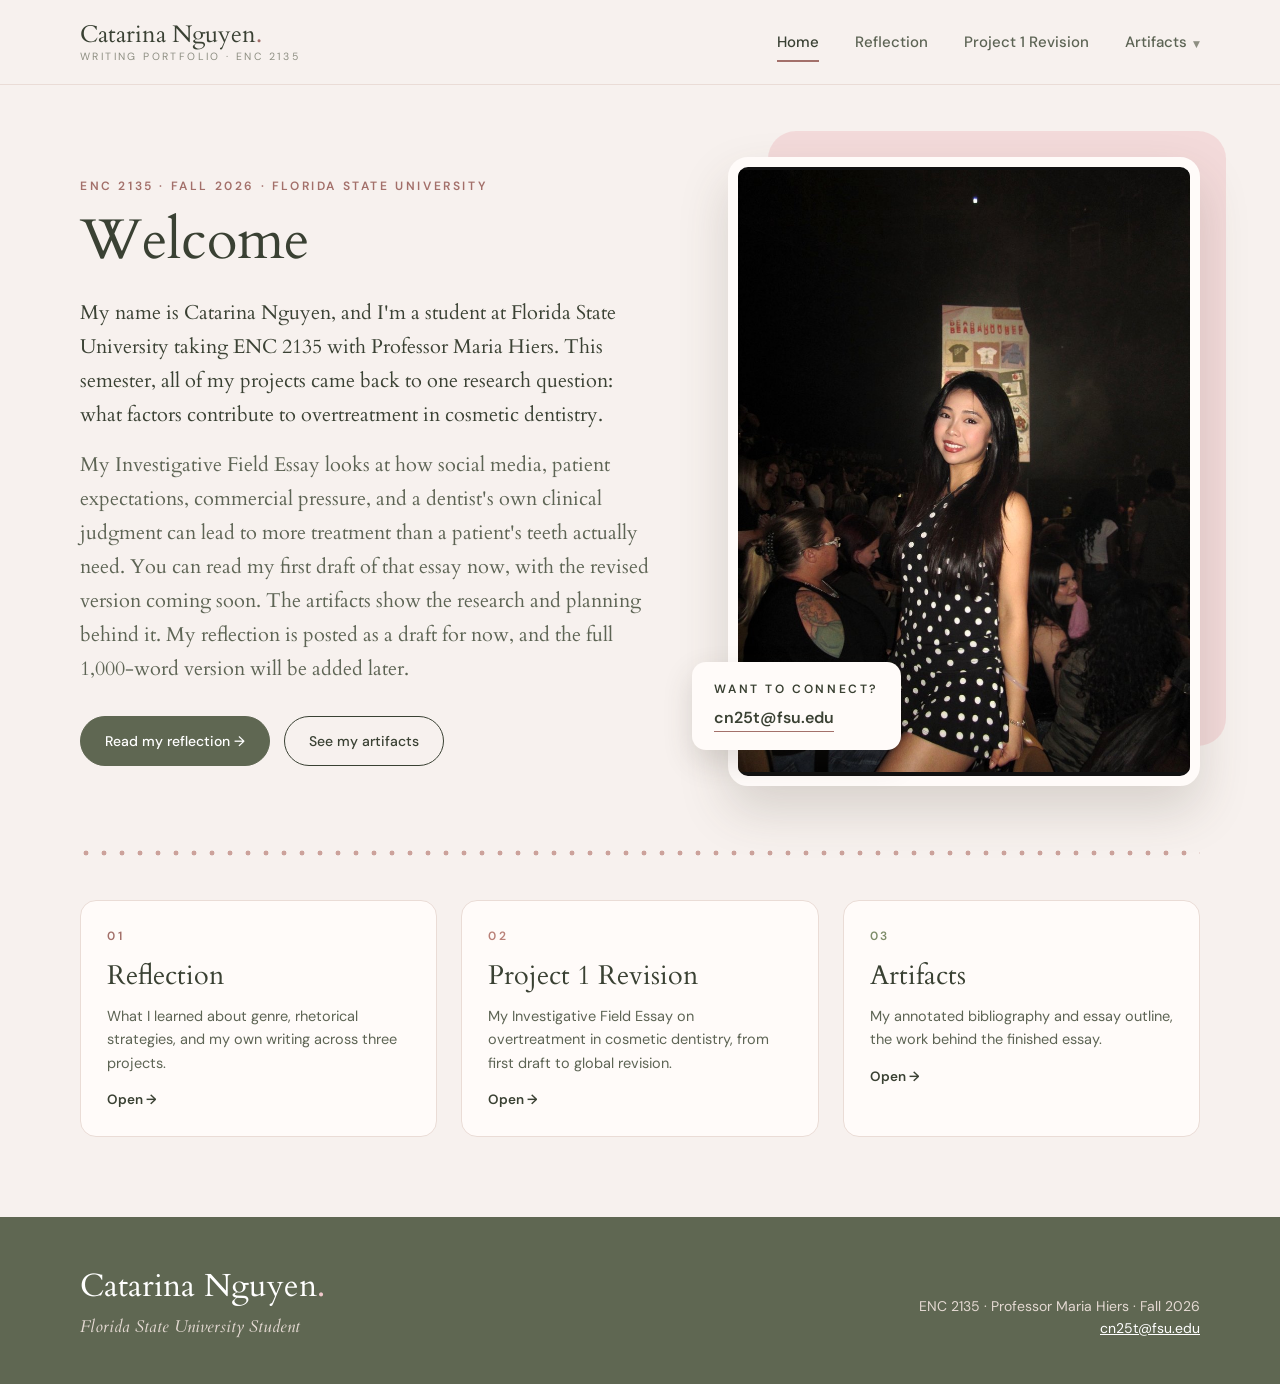
<file: index.html>
<!doctype html>
<html lang="en"><head>
<meta charset="utf-8"><meta name="viewport" content="width=device-width,initial-scale=1">
<title>Home · Catarina Nguyen</title>
<meta name="description" content="ENC 2135 writing ePortfolio by Catarina Nguyen, Florida State University.">
<link rel="preconnect" href="https://fonts.googleapis.com"><link rel="preconnect" href="https://fonts.gstatic.com" crossorigin>
<link href="https://fonts.googleapis.com/css2?family=Cardo:ital,wght@0,400;0,700;1,400&family=DM+Sans:opsz,wght@9..40,400;9..40,500;9..40,600&display=swap" rel="stylesheet">
<link rel="stylesheet" href="assets/site.css">
<link rel="icon" href="data:image/svg+xml,<svg xmlns='http://www.w3.org/2000/svg' viewBox='0 0 32 32'><rect width='32' height='32' rx='8' fill='%235F6752'/><text x='16' y='22' font-size='17' text-anchor='middle' fill='%23F7F1EE' font-family='Georgia'>C</text><circle cx='24' cy='22' r='2' fill='%23F1C8CB'/></svg>">
</head><body>
<header class="site"><div class="wrap">
 <a class="mark" href="">Catarina Nguyen<span>.</span><small>Writing Portfolio · ENC 2135</small></a>
 <button class="burger" aria-label="Menu" aria-expanded="false"><span></span><span></span><span></span></button>
 <nav class="main" aria-label="Main">
  <a href="" class="on">Home</a>
  <a href="reflection/">Reflection</a>
  <a href="revision/">Project 1 Revision</a>
  <div class="dd"><button aria-haspopup="true" aria-expanded="false">Artifacts<span class="caret">▼</span></button>
   <div class="menu">
    <a href="artifacts/"><b>All artifacts</b><small>Overview</small></a>
    <a href="artifacts/annotated-bibliography/"><b>Artifact 1</b><small>Annotated Bibliography</small></a>
    <a href="artifacts/essay-outline/"><b>Artifact 2</b><small>Essay Outline</small></a>
   </div></div>
 </nav>
</div></header>
<main>

<div class="wrap">
 <section class="hero">
  <div>
   <div class="eyebrow">ENC 2135 · Fall 2026 · Florida State University</div>
   <h1>Welcome</h1>
   <p class="lead">My name is Catarina Nguyen, and I'm a student at Florida State University taking ENC 2135 with Professor Maria Hiers. This semester, all of my projects came back to one research question: what factors contribute to overtreatment in cosmetic dentistry.</p>
   <p class="lead">My Investigative Field Essay looks at how social media, patient expectations, commercial pressure, and a dentist's own clinical judgment can lead to more treatment than a patient's teeth actually need. You can read my first draft of that essay now, with the revised version coming soon. The artifacts show the research and planning behind it. My reflection is posted as a draft for now, and the full 1,000-word version will be added later.</p>
   <div class="ctas"><a class="btn dark" href="reflection/">Read my reflection →</a><a class="btn" href="artifacts/">See my artifacts</a></div>
  </div>
  <div class="portrait">
   <img src="assets/img/catarina.jpg" alt="Catarina Nguyen smiling, wearing a black and white polka dot top">
   <div class="connect"><div class="eyebrow">Want to connect?</div><a href="mailto:cn25t@fsu.edu">cn25t@fsu.edu</a></div>
  </div>
 </section>
 <div class="motif"></div>
 <section class="cards">
  <a class="card" href="reflection/"><div class="eyebrow">01</div><h3>Reflection</h3><p>What I learned about genre, rhetorical strategies, and my own writing across three projects.</p><div class="go">Open →</div></a>
  <a class="card" href="revision/"><div class="eyebrow" style="color:var(--rose)">02</div><h3>Project 1 Revision</h3><p>My Investigative Field Essay on overtreatment in cosmetic dentistry, from first draft to global revision.</p><div class="go">Open →</div></a>
  <a class="card" href="artifacts/"><div class="eyebrow" style="color:var(--sage)">03</div><h3>Artifacts</h3><p>My annotated bibliography and essay outline, the work behind the finished essay.</p><div class="go">Open →</div></a>
 </section>
</div>
</main>
<footer class="site"><div class="wrap">
 <div><div class="name">Catarina Nguyen<span>.</span></div><div class="sub">Florida State University Student</div></div>
 <div class="right">ENC 2135 · Professor Maria Hiers · Fall 2026<br><a href="mailto:cn25t@fsu.edu">cn25t@fsu.edu</a></div>
</div></footer>
<script src="assets/site.js"></script>
</body></html>
</file>
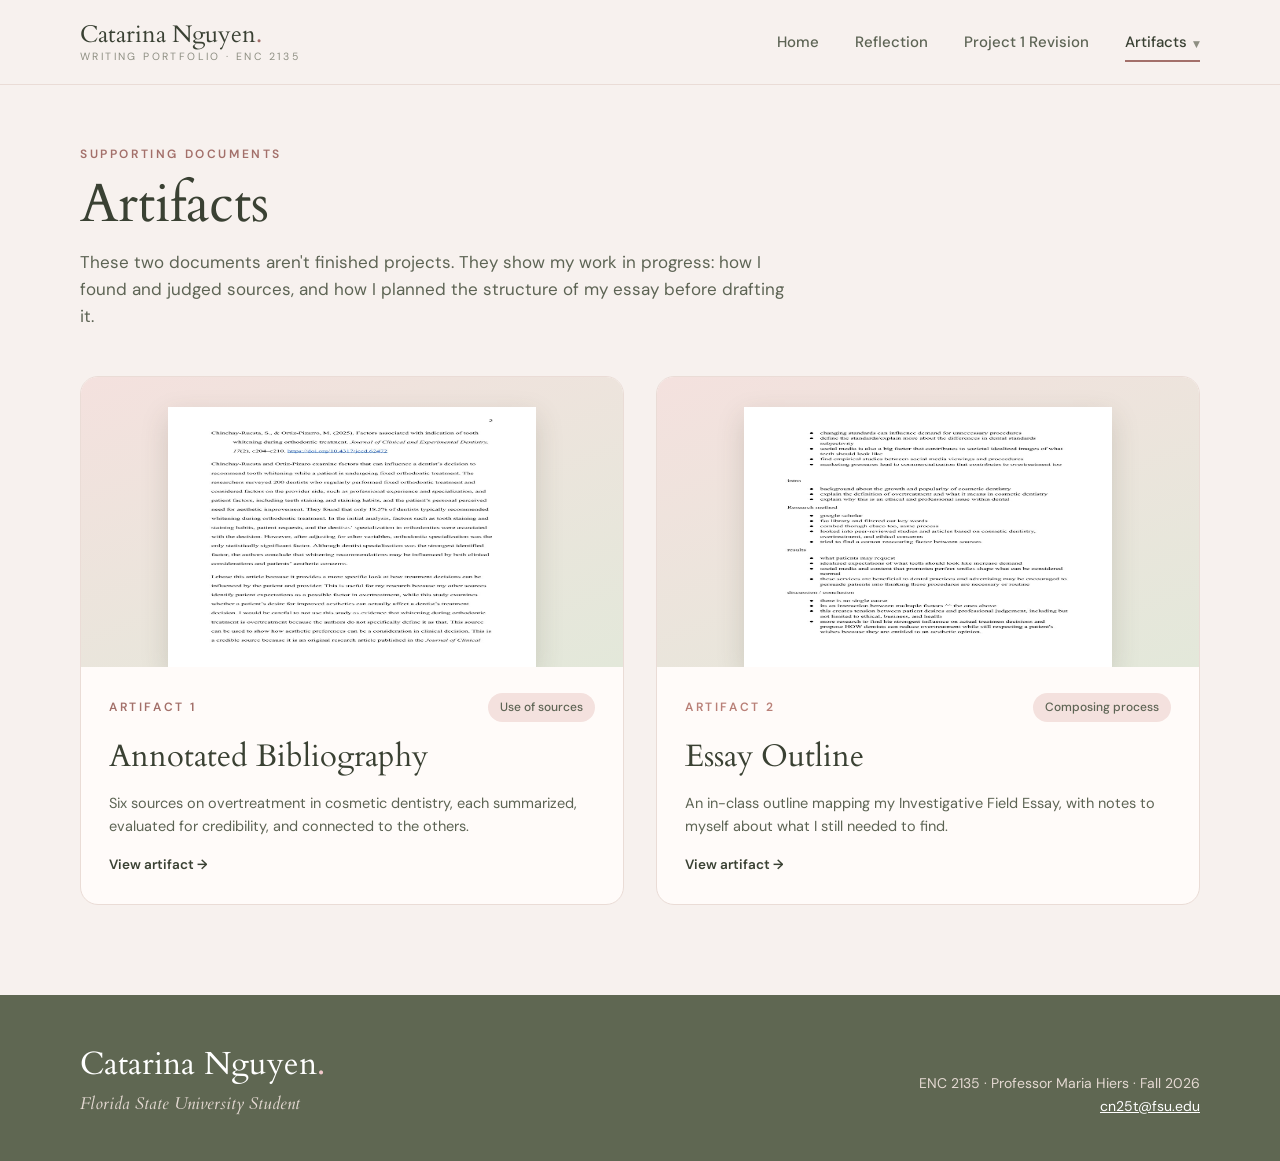
<file: artifacts/index.html>
<!doctype html>
<html lang="en"><head>
<meta charset="utf-8"><meta name="viewport" content="width=device-width,initial-scale=1">
<title>Artifacts · Catarina Nguyen</title>
<meta name="description" content="ENC 2135 writing ePortfolio by Catarina Nguyen, Florida State University.">
<link rel="preconnect" href="https://fonts.googleapis.com"><link rel="preconnect" href="https://fonts.gstatic.com" crossorigin>
<link href="https://fonts.googleapis.com/css2?family=Cardo:ital,wght@0,400;0,700;1,400&family=DM+Sans:opsz,wght@9..40,400;9..40,500;9..40,600&display=swap" rel="stylesheet">
<link rel="stylesheet" href="../assets/site.css">
<link rel="icon" href="data:image/svg+xml,<svg xmlns='http://www.w3.org/2000/svg' viewBox='0 0 32 32'><rect width='32' height='32' rx='8' fill='%235F6752'/><text x='16' y='22' font-size='17' text-anchor='middle' fill='%23F7F1EE' font-family='Georgia'>C</text><circle cx='24' cy='22' r='2' fill='%23F1C8CB'/></svg>">
</head><body>
<header class="site"><div class="wrap">
 <a class="mark" href="../">Catarina Nguyen<span>.</span><small>Writing Portfolio · ENC 2135</small></a>
 <button class="burger" aria-label="Menu" aria-expanded="false"><span></span><span></span><span></span></button>
 <nav class="main" aria-label="Main">
  <a href="../">Home</a>
  <a href="../reflection/">Reflection</a>
  <a href="../revision/">Project 1 Revision</a>
  <div class="dd"><button aria-haspopup="true" aria-expanded="false" class="on">Artifacts<span class="caret">▼</span></button>
   <div class="menu">
    <a href="../artifacts/" class="cur"><b>All artifacts</b><small>Overview</small></a>
    <a href="../artifacts/annotated-bibliography/"><b>Artifact 1</b><small>Annotated Bibliography</small></a>
    <a href="../artifacts/essay-outline/"><b>Artifact 2</b><small>Essay Outline</small></a>
   </div></div>
 </nav>
</div></header>
<main>

<div class="wrap">
 <div class="phead"><div class="eyebrow">Supporting Documents</div><h1>Artifacts</h1>
  <p>These two documents aren't finished projects. They show my work in progress: how I found and judged sources, and how I planned the structure of my essay before drafting it.</p></div>
 <div class="agrid">
  <a class="acard" href="annotated-bibliography/"><div class="thumb"><img src="../assets/pages/bib-2.jpg" alt="First page of the annotated bibliography"></div>
   <div class="body"><div class="top"><div class="eyebrow">Artifact 1</div><span class="pill">Use of sources</span></div>
   <h2>Annotated Bibliography</h2><p>Six sources on overtreatment in cosmetic dentistry, each summarized, evaluated for credibility, and connected to the others.</p><div class="go">View artifact →</div></div></a>
  <a class="acard" href="essay-outline/"><div class="thumb"><img src="../assets/pages/outline-1.jpg" alt="Essay outline page"></div>
   <div class="body"><div class="top"><div class="eyebrow" style="color:var(--rose)">Artifact 2</div><span class="pill">Composing process</span></div>
   <h2>Essay Outline</h2><p>An in-class outline mapping my Investigative Field Essay, with notes to myself about what I still needed to find.</p><div class="go">View artifact →</div></div></a>
 </div>
</div>
</main>
<footer class="site"><div class="wrap">
 <div><div class="name">Catarina Nguyen<span>.</span></div><div class="sub">Florida State University Student</div></div>
 <div class="right">ENC 2135 · Professor Maria Hiers · Fall 2026<br><a href="mailto:cn25t@fsu.edu">cn25t@fsu.edu</a></div>
</div></footer>
<script src="../assets/site.js"></script>
</body></html>
</file>
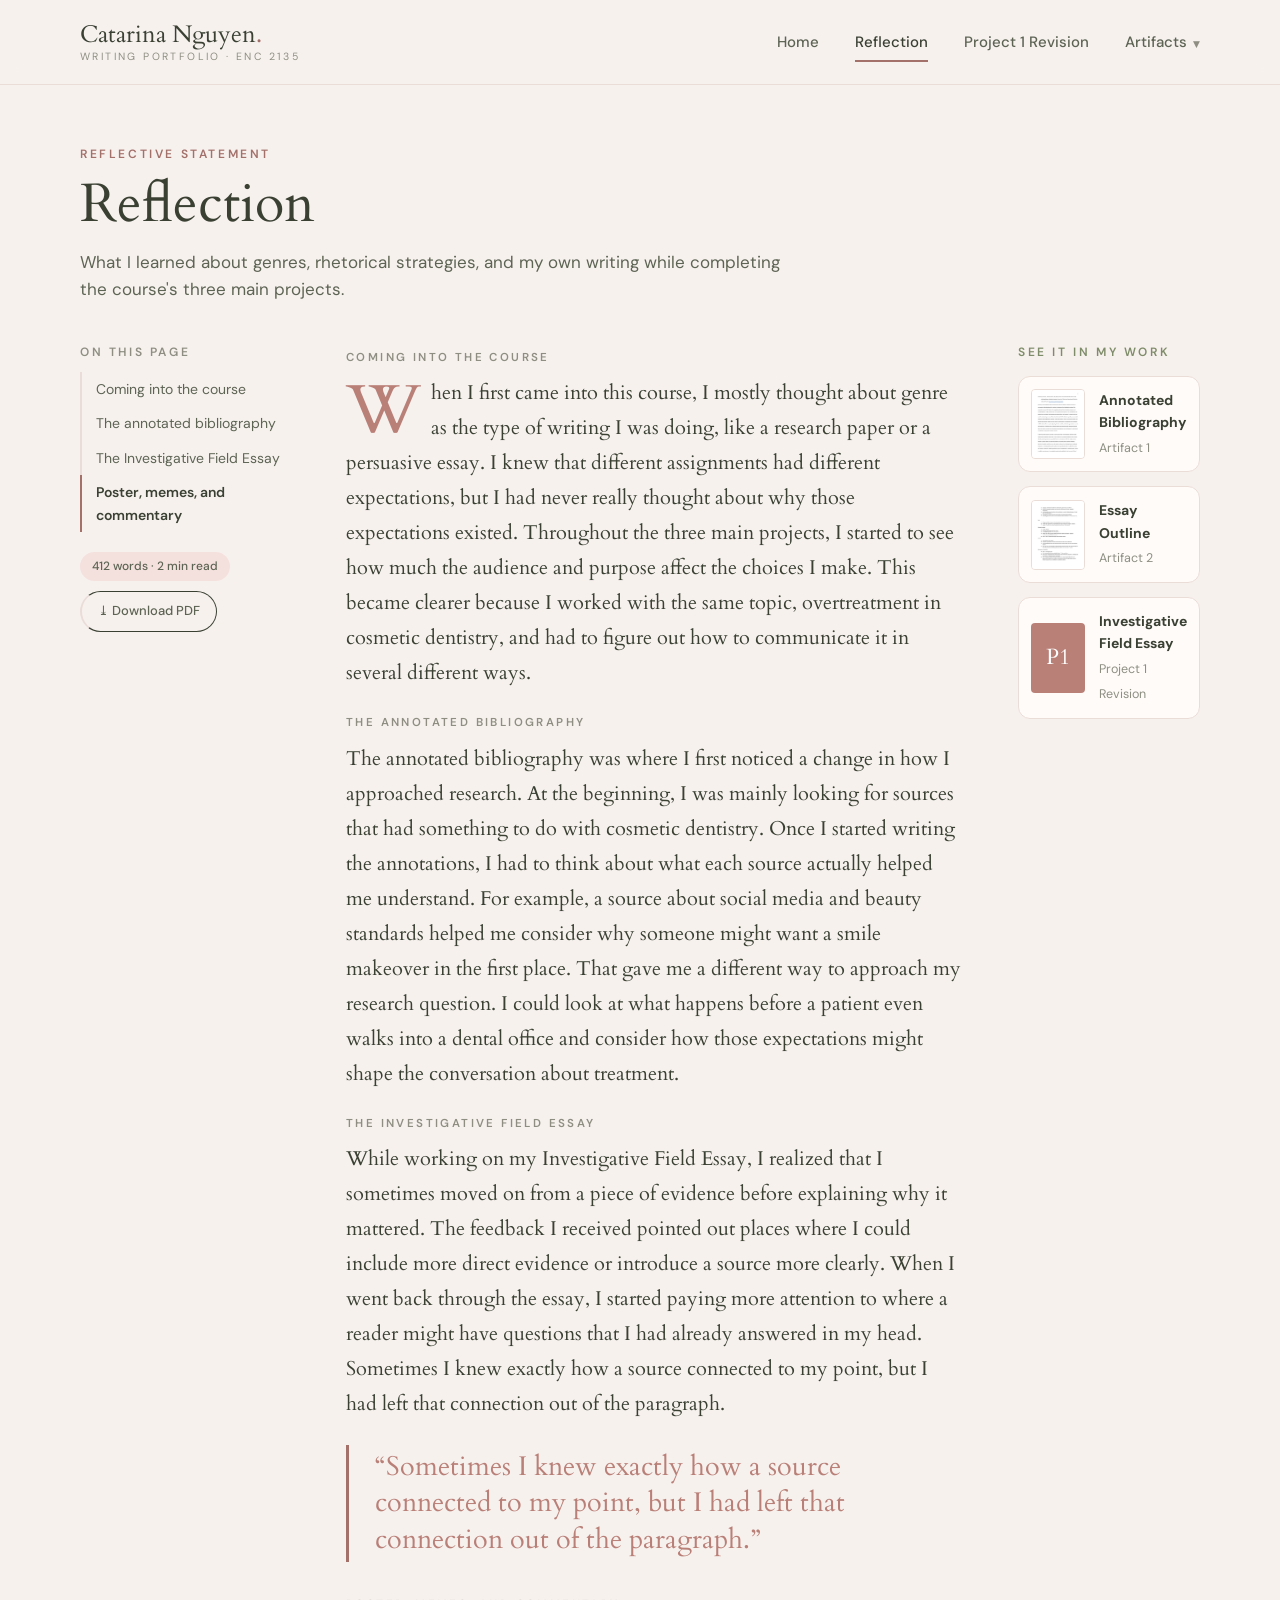
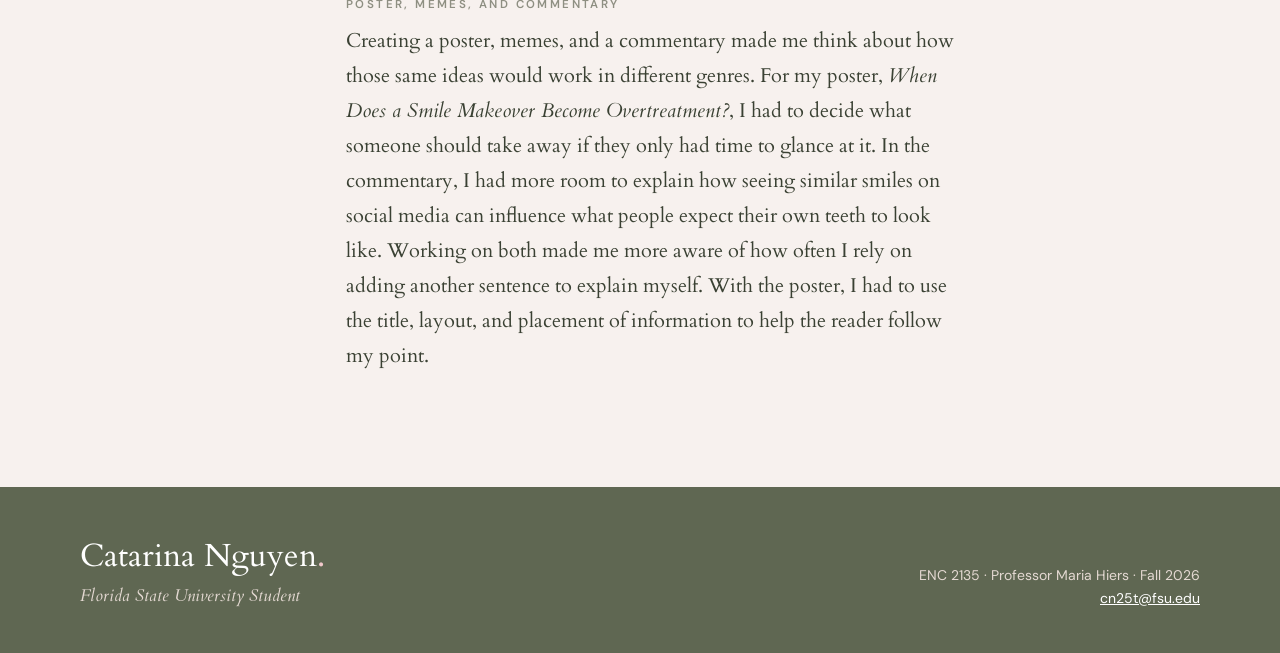
<file: reflection/index.html>
<!doctype html>
<html lang="en"><head>
<meta charset="utf-8"><meta name="viewport" content="width=device-width,initial-scale=1">
<title>Reflection · Catarina Nguyen</title>
<meta name="description" content="ENC 2135 writing ePortfolio by Catarina Nguyen, Florida State University.">
<link rel="preconnect" href="https://fonts.googleapis.com"><link rel="preconnect" href="https://fonts.gstatic.com" crossorigin>
<link href="https://fonts.googleapis.com/css2?family=Cardo:ital,wght@0,400;0,700;1,400&family=DM+Sans:opsz,wght@9..40,400;9..40,500;9..40,600&display=swap" rel="stylesheet">
<link rel="stylesheet" href="../assets/site.css">
<link rel="icon" href="data:image/svg+xml,<svg xmlns='http://www.w3.org/2000/svg' viewBox='0 0 32 32'><rect width='32' height='32' rx='8' fill='%235F6752'/><text x='16' y='22' font-size='17' text-anchor='middle' fill='%23F7F1EE' font-family='Georgia'>C</text><circle cx='24' cy='22' r='2' fill='%23F1C8CB'/></svg>">
</head><body>
<header class="site"><div class="wrap">
 <a class="mark" href="../">Catarina Nguyen<span>.</span><small>Writing Portfolio · ENC 2135</small></a>
 <button class="burger" aria-label="Menu" aria-expanded="false"><span></span><span></span><span></span></button>
 <nav class="main" aria-label="Main">
  <a href="../">Home</a>
  <a href="../reflection/" class="on">Reflection</a>
  <a href="../revision/">Project 1 Revision</a>
  <div class="dd"><button aria-haspopup="true" aria-expanded="false">Artifacts<span class="caret">▼</span></button>
   <div class="menu">
    <a href="../artifacts/"><b>All artifacts</b><small>Overview</small></a>
    <a href="../artifacts/annotated-bibliography/"><b>Artifact 1</b><small>Annotated Bibliography</small></a>
    <a href="../artifacts/essay-outline/"><b>Artifact 2</b><small>Essay Outline</small></a>
   </div></div>
 </nav>
</div></header>
<main>

<div class="wrap">
 <div class="phead"><div class="eyebrow">Reflective Statement</div><h1>Reflection</h1>
  <p>What I learned about genres, rhetorical strategies, and my own writing while completing the course's three main projects.</p></div>
 <div class="reading">
  <aside class="toc"><div class="eyebrow">On this page</div><a href="#before" class=active>Coming into the course</a><a href="#bibliography">The annotated bibliography</a><a href="#essay">The Investigative Field Essay</a><a href="#genres">Poster, memes, and commentary</a>
   <div class="meta"><span class="pill" id="wc"></span><a class="btn sm" href="../assets/docs/reflection.pdf" target="_blank" rel="noopener">⤓ Download PDF</a></div></aside>
  <article class="prose"><div class="sec-label">Coming into the course</div><p id="before">When I first came into this course, I mostly thought about genre as the type of writing I was doing, like a research paper or a persuasive essay. I knew that different assignments had different expectations, but I had never really thought about why those expectations existed. Throughout the three main projects, I started to see how much the audience and purpose affect the choices I make. This became clearer because I worked with the same topic, overtreatment in cosmetic dentistry, and had to figure out how to communicate it in several different ways.</p><div class="sec-label">The annotated bibliography</div><p id="bibliography">The annotated bibliography was where I first noticed a change in how I approached research. At the beginning, I was mainly looking for sources that had something to do with cosmetic dentistry. Once I started writing the annotations, I had to think about what each source actually helped me understand. For example, a source about social media and beauty standards helped me consider why someone might want a smile makeover in the first place. That gave me a different way to approach my research question. I could look at what happens before a patient even walks into a dental office and consider how those expectations might shape the conversation about treatment.</p><div class="sec-label">The Investigative Field Essay</div><p id="essay">While working on my Investigative Field Essay, I realized that I sometimes moved on from a piece of evidence before explaining why it mattered. The feedback I received pointed out places where I could include more direct evidence or introduce a source more clearly. When I went back through the essay, I started paying more attention to where a reader might have questions that I had already answered in my head. Sometimes I knew exactly how a source connected to my point, but I had left that connection out of the paragraph.</p><blockquote>“Sometimes I knew exactly how a source connected to my point, but I had left that connection out of the paragraph.”</blockquote><div class="sec-label">Poster, memes, and commentary</div><p id="genres">Creating a poster, memes, and a commentary made me think about how those same ideas would work in different genres. For my poster, <i>When Does a Smile Makeover Become Overtreatment?</i>, I had to decide what someone should take away if they only had time to glance at it. In the commentary, I had more room to explain how seeing similar smiles on social media can influence what people expect their own teeth to look like. Working on both made me more aware of how often I rely on adding another sentence to explain myself. With the poster, I had to use the title, layout, and placement of information to help the reader follow my point.</p></article>
  <aside class="rail"><div class="eyebrow">See it in my work</div>
   <a href="../artifacts/annotated-bibliography/"><img src="../assets/pages/bib-2.jpg" alt=""><div><b>Annotated Bibliography</b><small>Artifact 1</small></div></a>
   <a href="../artifacts/essay-outline/"><img src="../assets/pages/outline-1.jpg" alt=""><div><b>Essay Outline</b><small>Artifact 2</small></div></a>
   <a href="../revision/"><span style="width:54px;height:70px;border-radius:4px;background:var(--rose);color:#fff;display:flex;align-items:center;justify-content:center;font-family:var(--serif);font-size:22px;flex:none">P1</span><div><b>Investigative Field Essay</b><small>Project 1 Revision</small></div></a>
  </aside>
 </div>
</div>
</main>
<footer class="site"><div class="wrap">
 <div><div class="name">Catarina Nguyen<span>.</span></div><div class="sub">Florida State University Student</div></div>
 <div class="right">ENC 2135 · Professor Maria Hiers · Fall 2026<br><a href="mailto:cn25t@fsu.edu">cn25t@fsu.edu</a></div>
</div></footer>
<script src="../assets/site.js"></script>
</body></html>
</file>
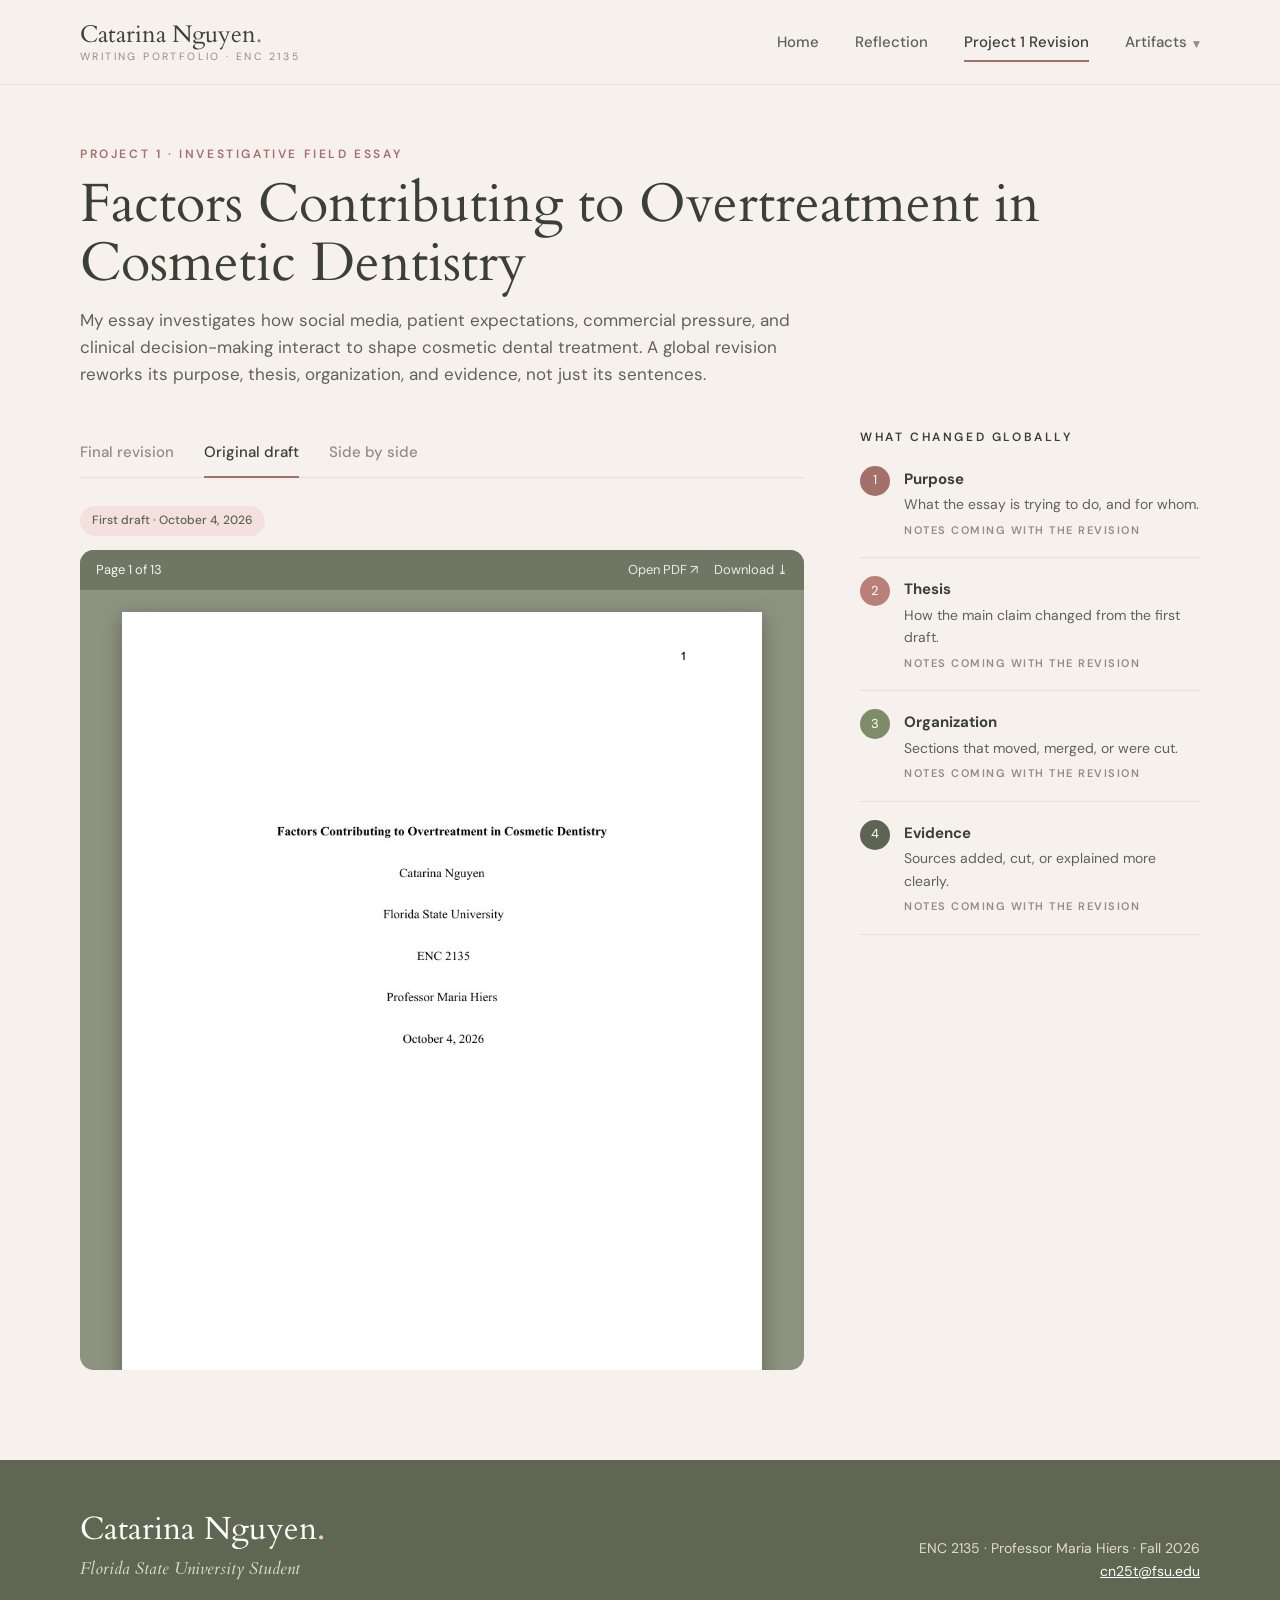
<file: revision/index.html>
<!doctype html>
<html lang="en"><head>
<meta charset="utf-8"><meta name="viewport" content="width=device-width,initial-scale=1">
<title>Project 1 Revision · Catarina Nguyen</title>
<meta name="description" content="ENC 2135 writing ePortfolio by Catarina Nguyen, Florida State University.">
<link rel="preconnect" href="https://fonts.googleapis.com"><link rel="preconnect" href="https://fonts.gstatic.com" crossorigin>
<link href="https://fonts.googleapis.com/css2?family=Cardo:ital,wght@0,400;0,700;1,400&family=DM+Sans:opsz,wght@9..40,400;9..40,500;9..40,600&display=swap" rel="stylesheet">
<link rel="stylesheet" href="../assets/site.css">
<link rel="icon" href="data:image/svg+xml,<svg xmlns='http://www.w3.org/2000/svg' viewBox='0 0 32 32'><rect width='32' height='32' rx='8' fill='%235F6752'/><text x='16' y='22' font-size='17' text-anchor='middle' fill='%23F7F1EE' font-family='Georgia'>C</text><circle cx='24' cy='22' r='2' fill='%23F1C8CB'/></svg>">
</head><body>
<header class="site"><div class="wrap">
 <a class="mark" href="../">Catarina Nguyen<span>.</span><small>Writing Portfolio · ENC 2135</small></a>
 <button class="burger" aria-label="Menu" aria-expanded="false"><span></span><span></span><span></span></button>
 <nav class="main" aria-label="Main">
  <a href="../">Home</a>
  <a href="../reflection/">Reflection</a>
  <a href="../revision/" class="on">Project 1 Revision</a>
  <div class="dd"><button aria-haspopup="true" aria-expanded="false">Artifacts<span class="caret">▼</span></button>
   <div class="menu">
    <a href="../artifacts/"><b>All artifacts</b><small>Overview</small></a>
    <a href="../artifacts/annotated-bibliography/"><b>Artifact 1</b><small>Annotated Bibliography</small></a>
    <a href="../artifacts/essay-outline/"><b>Artifact 2</b><small>Essay Outline</small></a>
   </div></div>
 </nav>
</div></header>
<main>

<div class="wrap">
 <div class="phead"><div class="eyebrow">Project 1 · Investigative Field Essay</div><h1>Factors Contributing to Overtreatment in Cosmetic Dentistry</h1>
  <p>My essay investigates how social media, patient expectations, commercial pressure, and clinical decision-making interact to shape cosmetic dental treatment. A global revision reworks its purpose, thesis, organization, and evidence, not just its sentences.</p></div>
 <div class="rgrid">
  <div>
   <div class="rtabs" role="tablist">
    <button role="tab" aria-selected="false" aria-controls="p-final">Final revision</button>
    <button role="tab" aria-selected="true" aria-controls="p-orig">Original draft</button>
    <button role="tab" aria-selected="false" aria-controls="p-side">Side by side</button>
   </div>
   <div style="padding-top:28px">
    <div class="panel" id="p-final" hidden><div class="pending"><div class="ring"></div><h2>Revision in progress</h2><p>My globally revised essay will be posted here once it's finished. The original draft is available in the next tab.</p></div></div>
    <div class="panel" id="p-orig"><div class="draftnote"><span class="pill">First draft · October 4, 2026</span></div><div class="viewer"><div class="vbar"><span class="pg">Page 1 of 13</span><span><a href="../assets/docs/investigative-field-essay-draft.pdf" target="_blank" rel="noopener">Open PDF ↗</a><a href="../assets/docs/investigative-field-essay-draft.pdf" download>Download ⤓</a></span></div><div class="vpages"><img src="../assets/pages/ife-1.jpg" alt="Investigative Field Essay, original draft, page 1" loading="eager"><img src="../assets/pages/ife-2.jpg" alt="Investigative Field Essay, original draft, page 2" loading="eager"><img src="../assets/pages/ife-3.jpg" alt="Investigative Field Essay, original draft, page 3" loading="lazy"><img src="../assets/pages/ife-4.jpg" alt="Investigative Field Essay, original draft, page 4" loading="lazy"><img src="../assets/pages/ife-5.jpg" alt="Investigative Field Essay, original draft, page 5" loading="lazy"><img src="../assets/pages/ife-6.jpg" alt="Investigative Field Essay, original draft, page 6" loading="lazy"><img src="../assets/pages/ife-7.jpg" alt="Investigative Field Essay, original draft, page 7" loading="lazy"><img src="../assets/pages/ife-8.jpg" alt="Investigative Field Essay, original draft, page 8" loading="lazy"><img src="../assets/pages/ife-9.jpg" alt="Investigative Field Essay, original draft, page 9" loading="lazy"><img src="../assets/pages/ife-10.jpg" alt="Investigative Field Essay, original draft, page 10" loading="lazy"><img src="../assets/pages/ife-11.jpg" alt="Investigative Field Essay, original draft, page 11" loading="lazy"><img src="../assets/pages/ife-12.jpg" alt="Investigative Field Essay, original draft, page 12" loading="lazy"><img src="../assets/pages/ife-13.jpg" alt="Investigative Field Essay, original draft, page 13" loading="lazy"></div></div></div>
    <div class="panel" id="p-side" hidden><div class="side2"><div><div class="sidelabel">Original draft</div><div class="viewer"><div class="vbar"><span class="pg">Page 1 of 13</span><span><a href="../assets/docs/investigative-field-essay-draft.pdf" target="_blank" rel="noopener">Open PDF ↗</a><a href="../assets/docs/investigative-field-essay-draft.pdf" download>Download ⤓</a></span></div><div class="vpages"><img src="../assets/pages/ife-1.jpg" alt="Investigative Field Essay, original draft, page 1" loading="eager"><img src="../assets/pages/ife-2.jpg" alt="Investigative Field Essay, original draft, page 2" loading="eager"><img src="../assets/pages/ife-3.jpg" alt="Investigative Field Essay, original draft, page 3" loading="lazy"><img src="../assets/pages/ife-4.jpg" alt="Investigative Field Essay, original draft, page 4" loading="lazy"><img src="../assets/pages/ife-5.jpg" alt="Investigative Field Essay, original draft, page 5" loading="lazy"><img src="../assets/pages/ife-6.jpg" alt="Investigative Field Essay, original draft, page 6" loading="lazy"><img src="../assets/pages/ife-7.jpg" alt="Investigative Field Essay, original draft, page 7" loading="lazy"><img src="../assets/pages/ife-8.jpg" alt="Investigative Field Essay, original draft, page 8" loading="lazy"><img src="../assets/pages/ife-9.jpg" alt="Investigative Field Essay, original draft, page 9" loading="lazy"><img src="../assets/pages/ife-10.jpg" alt="Investigative Field Essay, original draft, page 10" loading="lazy"><img src="../assets/pages/ife-11.jpg" alt="Investigative Field Essay, original draft, page 11" loading="lazy"><img src="../assets/pages/ife-12.jpg" alt="Investigative Field Essay, original draft, page 12" loading="lazy"><img src="../assets/pages/ife-13.jpg" alt="Investigative Field Essay, original draft, page 13" loading="lazy"></div></div></div><div><div class="sidelabel">Global revision</div><div class="pending"><div class="ring"></div><h2>Coming soon</h2><p>The revision will appear here next to the original.</p></div></div></div></div>
   </div>
  </div>
  <aside class="changes"><div class="eyebrow" style="color:var(--ink)">What changed globally</div>
   <div class="item"><div class="num" style="background:var(--marigold)">1</div><div><b>Purpose</b><p>What the essay is trying to do, and for whom.</p><div class="soon">Notes coming with the revision</div></div></div><div class="item"><div class="num" style="background:var(--rose)">2</div><div><b>Thesis</b><p>How the main claim changed from the first draft.</p><div class="soon">Notes coming with the revision</div></div></div><div class="item"><div class="num" style="background:var(--sage)">3</div><div><b>Organization</b><p>Sections that moved, merged, or were cut.</p><div class="soon">Notes coming with the revision</div></div></div><div class="item"><div class="num" style="background:var(--ink2)">4</div><div><b>Evidence</b><p>Sources added, cut, or explained more clearly.</p><div class="soon">Notes coming with the revision</div></div></div>
  </aside>
 </div>
</div>
</main>
<footer class="site"><div class="wrap">
 <div><div class="name">Catarina Nguyen<span>.</span></div><div class="sub">Florida State University Student</div></div>
 <div class="right">ENC 2135 · Professor Maria Hiers · Fall 2026<br><a href="mailto:cn25t@fsu.edu">cn25t@fsu.edu</a></div>
</div></footer>
<script src="../assets/site.js"></script>
</body></html>
</file>
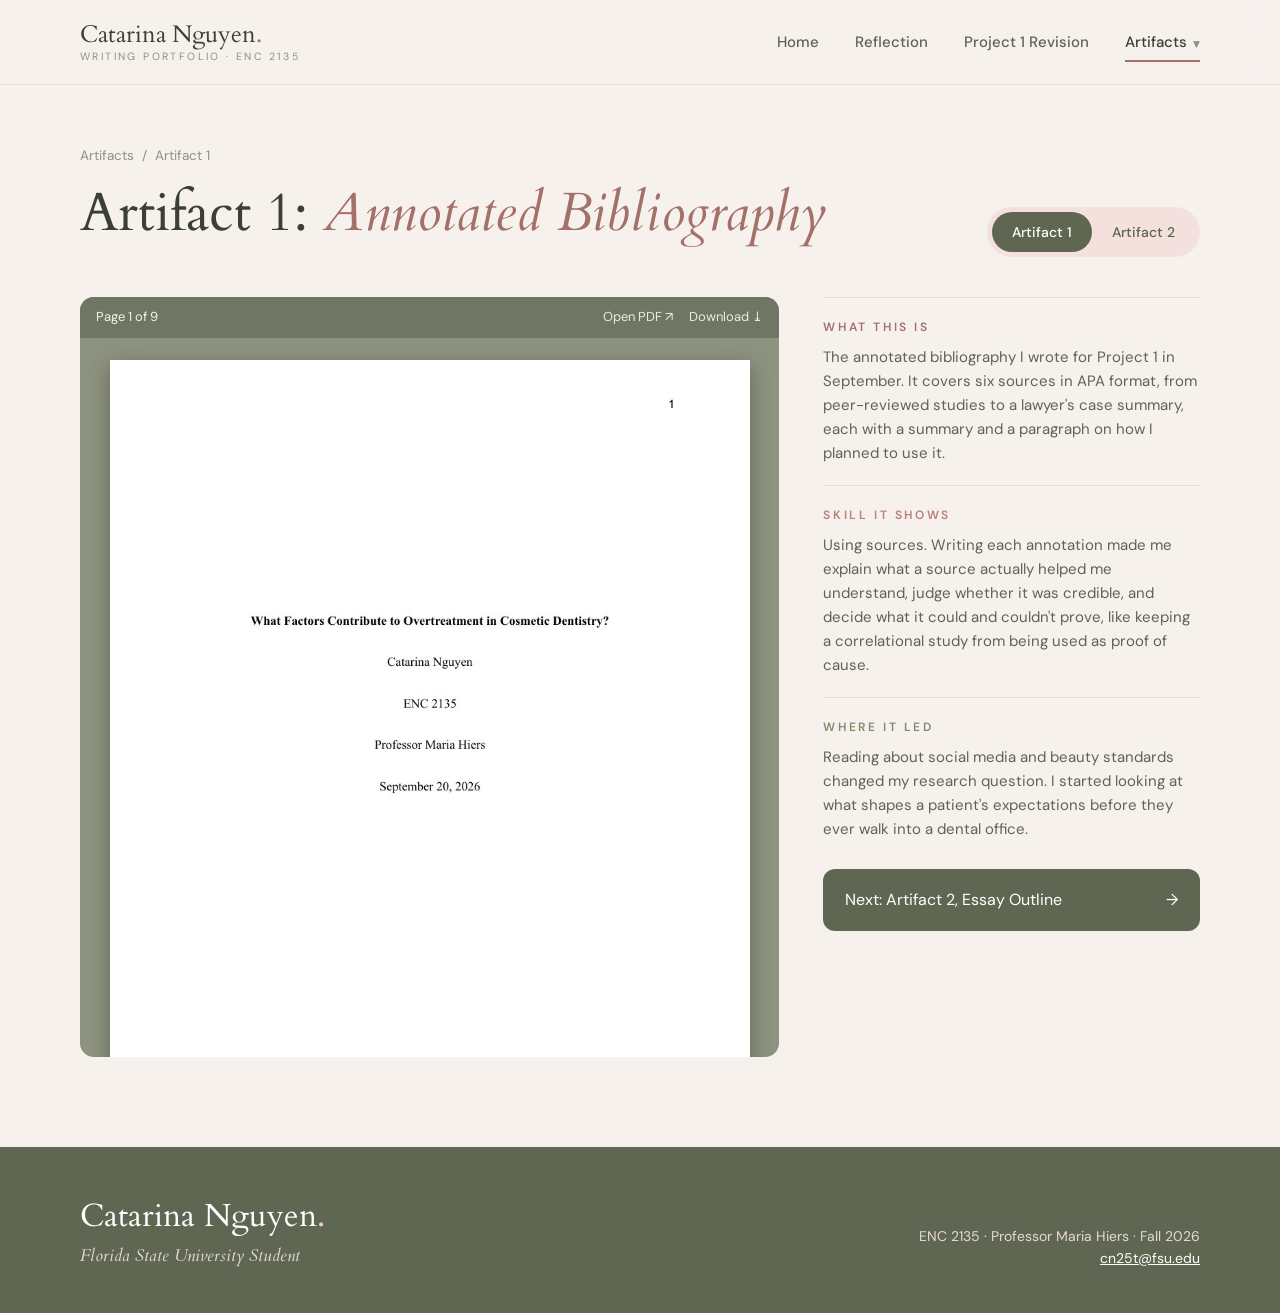
<file: artifacts/annotated-bibliography/index.html>
<!doctype html>
<html lang="en"><head>
<meta charset="utf-8"><meta name="viewport" content="width=device-width,initial-scale=1">
<title>Artifact 1: Annotated Bibliography · Catarina Nguyen</title>
<meta name="description" content="ENC 2135 writing ePortfolio by Catarina Nguyen, Florida State University.">
<link rel="preconnect" href="https://fonts.googleapis.com"><link rel="preconnect" href="https://fonts.gstatic.com" crossorigin>
<link href="https://fonts.googleapis.com/css2?family=Cardo:ital,wght@0,400;0,700;1,400&family=DM+Sans:opsz,wght@9..40,400;9..40,500;9..40,600&display=swap" rel="stylesheet">
<link rel="stylesheet" href="../../assets/site.css">
<link rel="icon" href="data:image/svg+xml,<svg xmlns='http://www.w3.org/2000/svg' viewBox='0 0 32 32'><rect width='32' height='32' rx='8' fill='%235F6752'/><text x='16' y='22' font-size='17' text-anchor='middle' fill='%23F7F1EE' font-family='Georgia'>C</text><circle cx='24' cy='22' r='2' fill='%23F1C8CB'/></svg>">
</head><body>
<header class="site"><div class="wrap">
 <a class="mark" href="../../">Catarina Nguyen<span>.</span><small>Writing Portfolio · ENC 2135</small></a>
 <button class="burger" aria-label="Menu" aria-expanded="false"><span></span><span></span><span></span></button>
 <nav class="main" aria-label="Main">
  <a href="../../">Home</a>
  <a href="../../reflection/">Reflection</a>
  <a href="../../revision/">Project 1 Revision</a>
  <div class="dd"><button aria-haspopup="true" aria-expanded="false" class="on">Artifacts<span class="caret">▼</span></button>
   <div class="menu">
    <a href="../../artifacts/"><b>All artifacts</b><small>Overview</small></a>
    <a href="../../artifacts/annotated-bibliography/" class="cur"><b>Artifact 1</b><small>Annotated Bibliography</small></a>
    <a href="../../artifacts/essay-outline/"><b>Artifact 2</b><small>Essay Outline</small></a>
   </div></div>
 </nav>
</div></header>
<main>

<div class="wrap">
 <div class="phead">
  <div class="crumbs"><a href="../">Artifacts</a> &nbsp;/&nbsp; Artifact 1</div>
  <div class="ahead"><h1>Artifact 1: <em style="color:var(--marigold)">Annotated Bibliography</em></h1>
   <div class="subtabs"><a href="../annotated-bibliography/" class="cur">Artifact 1</a><a href="../essay-outline/">Artifact 2</a></div></div>
 </div>
 <div class="viewer-wrap">
  <div class="viewer"><div class="vbar"><span class="pg">Page 1 of 9</span><span><a href="../../assets/docs/annotated-bibliography.pdf" target="_blank" rel="noopener">Open PDF ↗</a><a href="../../assets/docs/annotated-bibliography.pdf" download>Download ⤓</a></span></div>
   <div class="vpages"><img src="../../assets/pages/bib-1.jpg" alt="Annotated Bibliography, page 1" loading="eager"><img src="../../assets/pages/bib-2.jpg" alt="Annotated Bibliography, page 2" loading="eager"><img src="../../assets/pages/bib-3.jpg" alt="Annotated Bibliography, page 3" loading="lazy"><img src="../../assets/pages/bib-4.jpg" alt="Annotated Bibliography, page 4" loading="lazy"><img src="../../assets/pages/bib-5.jpg" alt="Annotated Bibliography, page 5" loading="lazy"><img src="../../assets/pages/bib-6.jpg" alt="Annotated Bibliography, page 6" loading="lazy"><img src="../../assets/pages/bib-7.jpg" alt="Annotated Bibliography, page 7" loading="lazy"><img src="../../assets/pages/bib-8.jpg" alt="Annotated Bibliography, page 8" loading="lazy"><img src="../../assets/pages/bib-9.jpg" alt="Annotated Bibliography, page 9" loading="lazy"></div></div>
  <div class="ctx"><section><div class="eyebrow" style="color:var(--marigold)">What this is</div><p>The annotated bibliography I wrote for Project 1 in September. It covers six sources in APA format, from peer-reviewed studies to a lawyer's case summary, each with a summary and a paragraph on how I planned to use it.</p></section><section><div class="eyebrow" style="color:var(--rose)">Skill it shows</div><p>Using sources. Writing each annotation made me explain what a source actually helped me understand, judge whether it was credible, and decide what it could and couldn't prove, like keeping a correlational study from being used as proof of cause.</p></section><section><div class="eyebrow" style="color:var(--sage)">Where it led</div><p>Reading about social media and beauty standards changed my research question. I started looking at what shapes a patient's expectations before they ever walk into a dental office.</p></section><a class="nextcard" href="../essay-outline/"><span>Next: Artifact 2, Essay Outline</span><span>→</span></a></div>
 </div>
</div>
</main>
<footer class="site"><div class="wrap">
 <div><div class="name">Catarina Nguyen<span>.</span></div><div class="sub">Florida State University Student</div></div>
 <div class="right">ENC 2135 · Professor Maria Hiers · Fall 2026<br><a href="mailto:cn25t@fsu.edu">cn25t@fsu.edu</a></div>
</div></footer>
<script src="../../assets/site.js"></script>
</body></html>
</file>
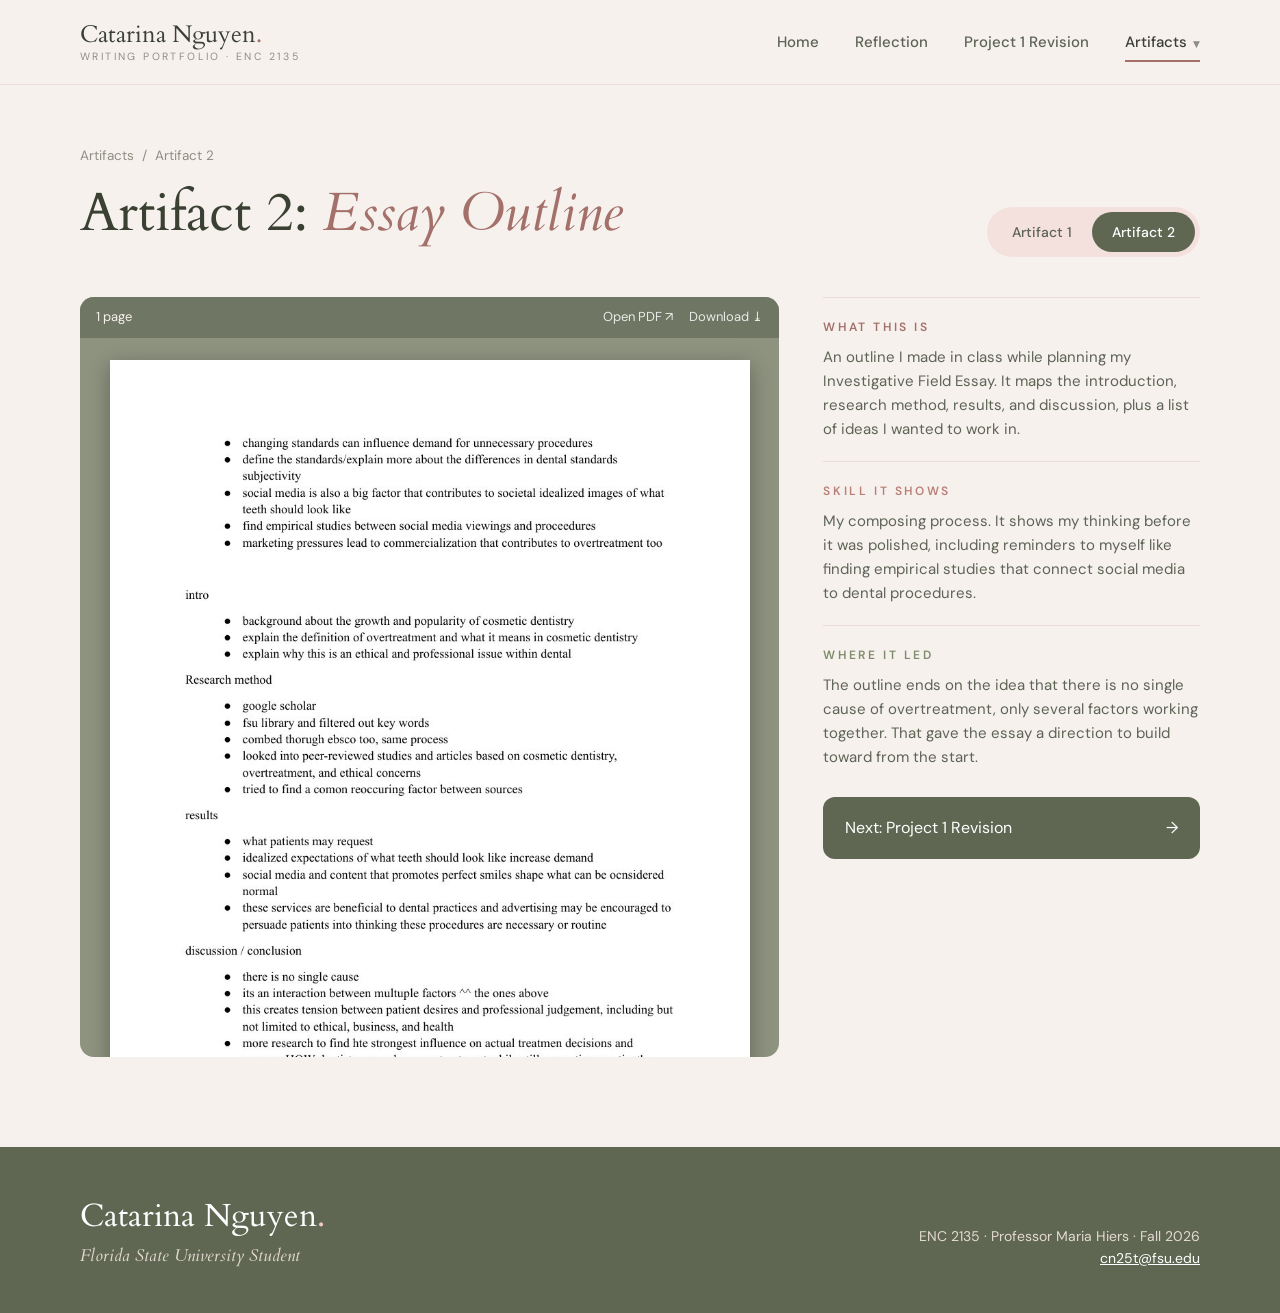
<file: artifacts/essay-outline/index.html>
<!doctype html>
<html lang="en"><head>
<meta charset="utf-8"><meta name="viewport" content="width=device-width,initial-scale=1">
<title>Artifact 2: Essay Outline · Catarina Nguyen</title>
<meta name="description" content="ENC 2135 writing ePortfolio by Catarina Nguyen, Florida State University.">
<link rel="preconnect" href="https://fonts.googleapis.com"><link rel="preconnect" href="https://fonts.gstatic.com" crossorigin>
<link href="https://fonts.googleapis.com/css2?family=Cardo:ital,wght@0,400;0,700;1,400&family=DM+Sans:opsz,wght@9..40,400;9..40,500;9..40,600&display=swap" rel="stylesheet">
<link rel="stylesheet" href="../../assets/site.css">
<link rel="icon" href="data:image/svg+xml,<svg xmlns='http://www.w3.org/2000/svg' viewBox='0 0 32 32'><rect width='32' height='32' rx='8' fill='%235F6752'/><text x='16' y='22' font-size='17' text-anchor='middle' fill='%23F7F1EE' font-family='Georgia'>C</text><circle cx='24' cy='22' r='2' fill='%23F1C8CB'/></svg>">
</head><body>
<header class="site"><div class="wrap">
 <a class="mark" href="../../">Catarina Nguyen<span>.</span><small>Writing Portfolio · ENC 2135</small></a>
 <button class="burger" aria-label="Menu" aria-expanded="false"><span></span><span></span><span></span></button>
 <nav class="main" aria-label="Main">
  <a href="../../">Home</a>
  <a href="../../reflection/">Reflection</a>
  <a href="../../revision/">Project 1 Revision</a>
  <div class="dd"><button aria-haspopup="true" aria-expanded="false" class="on">Artifacts<span class="caret">▼</span></button>
   <div class="menu">
    <a href="../../artifacts/"><b>All artifacts</b><small>Overview</small></a>
    <a href="../../artifacts/annotated-bibliography/"><b>Artifact 1</b><small>Annotated Bibliography</small></a>
    <a href="../../artifacts/essay-outline/" class="cur"><b>Artifact 2</b><small>Essay Outline</small></a>
   </div></div>
 </nav>
</div></header>
<main>

<div class="wrap">
 <div class="phead">
  <div class="crumbs"><a href="../">Artifacts</a> &nbsp;/&nbsp; Artifact 2</div>
  <div class="ahead"><h1>Artifact 2: <em style="color:var(--marigold)">Essay Outline</em></h1>
   <div class="subtabs"><a href="../annotated-bibliography/">Artifact 1</a><a href="../essay-outline/" class="cur">Artifact 2</a></div></div>
 </div>
 <div class="viewer-wrap">
  <div class="viewer"><div class="vbar"><span class="pg">1 page</span><span><a href="../../assets/docs/essay-outline.pdf" target="_blank" rel="noopener">Open PDF ↗</a><a href="../../assets/docs/essay-outline.pdf" download>Download ⤓</a></span></div>
   <div class="vpages"><img src="../../assets/pages/outline-1.jpg" alt="Essay Outline, page 1" loading="eager"></div></div>
  <div class="ctx"><section><div class="eyebrow" style="color:var(--marigold)">What this is</div><p>An outline I made in class while planning my Investigative Field Essay. It maps the introduction, research method, results, and discussion, plus a list of ideas I wanted to work in.</p></section><section><div class="eyebrow" style="color:var(--rose)">Skill it shows</div><p>My composing process. It shows my thinking before it was polished, including reminders to myself like finding empirical studies that connect social media to dental procedures.</p></section><section><div class="eyebrow" style="color:var(--sage)">Where it led</div><p>The outline ends on the idea that there is no single cause of overtreatment, only several factors working together. That gave the essay a direction to build toward from the start.</p></section><a class="nextcard" href="../../revision/"><span>Next: Project 1 Revision</span><span>→</span></a></div>
 </div>
</div>
</main>
<footer class="site"><div class="wrap">
 <div><div class="name">Catarina Nguyen<span>.</span></div><div class="sub">Florida State University Student</div></div>
 <div class="right">ENC 2135 · Professor Maria Hiers · Fall 2026<br><a href="mailto:cn25t@fsu.edu">cn25t@fsu.edu</a></div>
</div></footer>
<script src="../../assets/site.js"></script>
</body></html>
</file>
<file: assets/site.css>
:root{
  --ivory:#F7F1EE; --paper:#FFFBF9; --ink:#3A4133; --ink2:#5D6454; --muted:#8E8F82;
  --line:#EADCD6; --marigold:#A3706A; --rose:#B98078; --sage:#7E8C69; --tint:#F4E1DE;
  --olive:#5F6752; --blush:#F1C8CB;
  --serif:'Cardo',Georgia,serif; --sans:'DM Sans',system-ui,-apple-system,sans-serif;
  --wrap:1200px;
}
*{box-sizing:border-box;margin:0;padding:0}
html{scroll-behavior:smooth;scroll-padding-top:100px}
body{background:var(--ivory);color:var(--ink);font-family:var(--sans);font-size:16px;line-height:1.6;-webkit-font-smoothing:antialiased}
a{color:inherit}
img{max-width:100%;display:block}
:focus-visible{outline:2px solid var(--marigold);outline-offset:3px;border-radius:4px}
.wrap{max-width:var(--wrap);margin:0 auto;padding:0 40px}
.serif{font-family:var(--serif)}
.eyebrow{font-size:12px;letter-spacing:2.6px;text-transform:uppercase;color:var(--marigold);font-weight:600}
.pill{display:inline-block;font-size:12px;padding:5px 12px;border-radius:99px;background:var(--tint);color:var(--ink2);font-weight:500}
.motif{height:6px;background:radial-gradient(circle at 6px 3px,var(--rose) 2.2px,transparent 2.7px) 0 0/18px 6px;opacity:.7}
.btn{display:inline-flex;align-items:center;gap:8px;padding:13px 24px;border-radius:99px;font-size:14px;font-weight:500;text-decoration:none;border:1.5px solid var(--ink);transition:.2s}
.btn.dark{background:var(--olive);border-color:var(--olive);color:#fff}
.btn.dark:hover{background:#4E5543}
.btn:not(.dark):hover{background:var(--tint)}
.btn.sm{padding:9px 16px;font-size:13px}

/* ---------- header / nav ---------- */
header.site{position:sticky;top:0;z-index:50;background:rgba(247,241,238,.94);backdrop-filter:blur(8px);border-bottom:1px solid var(--line)}
header.site .wrap{display:flex;align-items:center;justify-content:space-between;height:84px}
.mark{text-decoration:none;font-family:var(--serif);font-size:24px;line-height:1.1}
.mark span{color:var(--marigold)}
.mark small{display:block;font-family:var(--sans);font-size:10.5px;letter-spacing:2.4px;text-transform:uppercase;color:var(--muted);margin-top:3px}
nav.main{display:flex;gap:36px;font-size:15px;font-weight:500}
nav.main>a,nav.main .dd>button{position:relative;text-decoration:none;color:var(--ink2);padding:8px 0;background:none;border:0;font:inherit;cursor:pointer}
nav.main>a:hover,nav.main .dd>button:hover{color:var(--ink)}
nav.main .on{color:var(--ink)!important}
nav.main .on:after{content:"";position:absolute;left:0;right:0;bottom:0;height:2px;background:var(--marigold)}
.dd{position:relative}
.dd .caret{font-size:9px;margin-left:6px;color:var(--muted);display:inline-block;transition:.2s}
.dd .menu{position:absolute;right:-12px;top:calc(100% + 10px);width:260px;background:var(--paper);border:1px solid var(--line);border-radius:12px;box-shadow:0 16px 36px rgba(70,64,52,.15);padding:8px;opacity:0;visibility:hidden;transform:translateY(-6px);transition:.18s}
.dd .menu:before{content:"";position:absolute;left:0;right:0;top:-14px;height:14px}
.dd:hover .menu,.dd.open .menu{opacity:1;visibility:visible;transform:none}
.dd:hover .caret,.dd.open .caret{transform:rotate(180deg)}
.dd .menu a{display:block;text-decoration:none;padding:11px 14px;border-radius:8px}
.dd .menu a:hover,.dd .menu a.cur{background:var(--tint)}
.dd .menu b{font-weight:600;font-size:14.5px;display:block}
.dd .menu small{color:var(--muted);font-size:12.5px}
.burger{display:none;background:none;border:0;width:44px;height:44px;cursor:pointer}
.burger span{display:block;width:22px;height:2px;background:var(--ink);margin:5px auto;transition:.2s}

/* ---------- home ---------- */
.hero{display:grid;grid-template-columns:1.1fr .9fr;gap:72px;align-items:center;padding:72px 0 64px}
.hero h1{font-family:var(--serif);font-weight:400;font-size:56px;line-height:1.04;margin:16px 0 26px}
.hero h1 em{color:var(--rose)}
.welcome-label{font-size:13px;letter-spacing:3px;text-transform:uppercase;font-weight:600;margin-bottom:10px}
.hero p.lead{font-family:var(--serif);font-size:20px;line-height:1.7;margin-bottom:16px}
.hero p.lead+p.lead{color:var(--ink2)}
.hero .ctas{display:flex;gap:14px;flex-wrap:wrap;margin-top:30px}
.portrait{position:relative}
.portrait img{width:100%;aspect-ratio:3/4;object-fit:contain;background:#111;border-radius:20px;border:10px solid var(--paper);box-shadow:0 24px 50px rgba(70,64,52,.18)}
.connect{position:absolute;left:-36px;bottom:36px;background:var(--paper);border-radius:14px;padding:18px 22px;box-shadow:0 12px 30px rgba(70,64,52,.16);max-width:290px}
.connect .eyebrow{color:var(--ink)}
.connect a{display:block;margin-top:6px;font-weight:600;text-decoration:none;border-bottom:1.5px solid var(--marigold);width:max-content}
.cards{display:grid;grid-template-columns:repeat(3,1fr);gap:24px;padding:44px 0 80px}
.card{display:block;text-decoration:none;background:var(--paper);border:1px solid var(--line);border-radius:16px;padding:26px;transition:.2s}
.card:hover{transform:translateY(-3px);box-shadow:0 14px 30px rgba(70,64,52,.1)}
.card h3{font-family:var(--serif);font-weight:400;font-size:27px;margin:8px 0}
.card p{font-size:14.5px;color:var(--ink2)}
.card .go{margin-top:14px;font-size:13.5px;font-weight:600}

/* ---------- page head ---------- */
.phead{padding:60px 0 10px}
.phead h1{font-family:var(--serif);font-weight:400;font-size:54px;line-height:1.08;margin:12px 0 14px}
.phead p{font-size:17px;color:var(--ink2);max-width:720px}
.crumbs{font-size:13.5px;color:var(--muted);margin-bottom:6px}
.crumbs a{text-decoration:none}.crumbs a:hover{color:var(--ink)}

/* ---------- reflection ---------- */
.reading{display:grid;grid-template-columns:210px minmax(0,660px) 1fr;gap:56px;padding:30px 0 90px}
.toc{position:sticky;top:120px;align-self:start;font-size:14px}
.toc .eyebrow{color:var(--muted);margin-bottom:10px}
.toc a{display:block;text-decoration:none;color:var(--ink2);padding:6px 0 6px 14px;border-left:2px solid var(--line);transition:.15s}
.toc a.active{color:var(--ink);font-weight:600;border-color:var(--marigold)}
.toc .meta{margin-top:20px;display:flex;flex-direction:column;gap:10px;align-items:flex-start}
article.prose p{font-family:var(--serif);font-size:20px;line-height:1.75;margin-bottom:24px}
article.prose p:first-of-type:first-letter{float:left;font-size:68px;line-height:.9;padding:6px 10px 0 0;color:var(--rose)}
article.prose blockquote{font-family:var(--serif);font-size:27px;line-height:1.35;color:var(--rose);border-left:3px solid var(--marigold);padding:4px 0 4px 26px;margin:10px 0 34px}
.sec-label{font-size:11.5px;letter-spacing:2.4px;text-transform:uppercase;color:var(--muted);font-weight:600;margin:6px 0 8px}
.rail{position:sticky;top:120px;align-self:start;display:flex;flex-direction:column;gap:14px}
.rail .eyebrow{color:var(--sage)}
.rail a{display:flex;gap:14px;align-items:center;text-decoration:none;background:var(--paper);border:1px solid var(--line);border-radius:12px;padding:12px;transition:.2s}
.rail a:hover{box-shadow:0 10px 24px rgba(70,64,52,.1)}
.rail img{width:54px;height:70px;object-fit:cover;object-position:top;border-radius:4px;border:1px solid var(--line)}
.rail b{display:block;font-size:14px}.rail small{font-size:12.5px;color:var(--muted)}

/* ---------- artifacts ---------- */
.agrid{display:grid;grid-template-columns:1fr 1fr;gap:32px;padding:36px 0 90px}
.acard{text-decoration:none;background:var(--paper);border:1px solid var(--line);border-radius:18px;overflow:hidden;transition:.2s;display:block}
.acard:hover{transform:translateY(-3px);box-shadow:0 18px 36px rgba(70,64,52,.12)}
.acard .thumb{height:290px;background:linear-gradient(160deg,var(--tint),#E3E8DA);overflow:hidden;display:flex;justify-content:center;padding-top:30px}
.acard .thumb img{width:68%;box-shadow:0 10px 26px rgba(70,64,52,.18);transition:.3s}
.acard:hover .thumb img{transform:translateY(-6px)}
.acard .body{padding:26px 28px 28px}
.acard .top{display:flex;justify-content:space-between;align-items:center}
.acard h2{font-family:var(--serif);font-weight:400;font-size:31px;margin:10px 0}
.acard p{font-size:14.5px;color:var(--ink2)}
.acard .go{margin-top:16px;font-size:13.5px;font-weight:600}
.subtabs{display:inline-flex;background:var(--tint);border-radius:99px;padding:5px;font-size:14px;font-weight:500}
.subtabs a{text-decoration:none;padding:9px 20px;border-radius:99px;color:var(--ink2)}
.subtabs a.cur{background:var(--olive);color:#fff}
.ahead{display:flex;justify-content:space-between;align-items:flex-end;gap:24px;flex-wrap:wrap}
.viewer-wrap{display:grid;grid-template-columns:1.3fr .7fr;gap:44px;padding:30px 0 90px}
.viewer{background:#8D937F;border-radius:14px;overflow:hidden;display:flex;flex-direction:column;height:760px}
.vbar{display:flex;justify-content:space-between;align-items:center;color:#F7F1EE;font-size:13px;padding:10px 16px;background:#6F7663}
.vbar a{color:#fff;text-decoration:none;margin-left:16px;opacity:.85}.vbar a:hover{opacity:1}
.vpages{overflow:auto;padding:22px;display:flex;flex-direction:column;align-items:center;gap:18px}
.vpages img{width:100%;max-width:640px;background:#fff;box-shadow:0 6px 20px rgba(0,0,0,.3)}
.ctx section{border-top:1px solid var(--line);padding:20px 0}
.ctx p{font-size:15px;color:var(--ink2);margin-top:8px}
.nextcard{display:flex;justify-content:space-between;align-items:center;background:var(--olive);color:#fff;border-radius:12px;padding:18px 22px;text-decoration:none;margin-top:8px;transition:.2s}
.nextcard:hover{background:#4E5543}

/* ---------- revision ---------- */
.rtabs{display:flex;gap:30px;border-bottom:1px solid var(--line);font-size:15px;font-weight:500}
.rtabs button{background:none;border:0;font:inherit;color:var(--muted);padding:12px 0;cursor:pointer;border-bottom:2px solid transparent;margin-bottom:-1px}
.rtabs button[aria-selected=true]{color:var(--ink);border-color:var(--marigold)}
.rgrid{display:grid;grid-template-columns:1fr 340px;gap:56px;padding:30px 0 90px}
.panel[hidden]{display:none}
.pending{background:var(--paper);border:1px solid var(--line);border-radius:16px;padding:64px 56px;text-align:center}
.pending .ring{width:64px;height:64px;border-radius:50%;margin:0 auto 22px;background:conic-gradient(var(--marigold) 0 62%,var(--tint) 62% 100%);display:flex;align-items:center;justify-content:center}
.pending .ring:after{content:"";width:46px;height:46px;border-radius:50%;background:var(--paper)}
.pending h2{font-family:var(--serif);font-weight:400;font-size:32px;margin-bottom:10px}
.pending p{color:var(--ink2);max-width:460px;margin:0 auto}
.side2{display:grid;grid-template-columns:1fr 1fr;gap:20px}
.side2 .pending{padding:44px 26px}
.changes .item{display:flex;gap:14px;padding:18px 0;border-bottom:1px solid var(--line)}
.changes .num{width:30px;height:30px;border-radius:50%;color:#fff;font-size:13px;display:flex;align-items:center;justify-content:center;flex:none}
.changes b{font-size:15px}.changes p{font-size:14px;color:var(--ink2);margin-top:2px}
.changes .soon{font-size:11px;letter-spacing:1.5px;text-transform:uppercase;color:var(--muted);font-weight:600;margin-top:6px}

/* ---------- footer ---------- */
footer.site{background:var(--olive);color:#fff;padding:44px 0}
footer.site .wrap{display:flex;justify-content:space-between;align-items:flex-end;gap:20px;flex-wrap:wrap}
footer .name{font-family:var(--serif);font-size:32px}
footer .name span{color:var(--blush)}
footer .sub{font-family:var(--serif);font-style:italic;color:#E4D9D2;font-size:17px}
footer .right{font-size:14px;color:#E4D9D2;text-align:right}
footer .right a{color:#fff}

/* ---------- responsive ---------- */
@media (max-width:1100px){
  .reading{grid-template-columns:1fr;gap:28px}
  .toc,.rail{position:static}
  .toc{display:none}
  .rail{flex-direction:row;flex-wrap:wrap}.rail .eyebrow{width:100%}.rail a{flex:1;min-width:240px}
}
@media (max-width:900px){
  .wrap{padding:0 22px}
  header.site .wrap{height:70px}
  .burger{display:block}
  nav.main{position:fixed;inset:70px 0 auto 0;background:var(--ivory);flex-direction:column;gap:0;padding:10px 22px 24px;border-bottom:1px solid var(--line);box-shadow:0 20px 30px rgba(70,64,52,.1);display:none}
  body.nav-open nav.main{display:flex}
  body.nav-open .burger span:nth-child(1){transform:translateY(7px) rotate(45deg)}
  body.nav-open .burger span:nth-child(2){opacity:0}
  body.nav-open .burger span:nth-child(3){transform:translateY(-7px) rotate(-45deg)}
  nav.main>a,nav.main .dd>button{padding:14px 0;border-bottom:1px solid var(--line);width:100%;text-align:left;font-size:17px}
  nav.main .on:after{display:none}
  .dd .menu{position:static;opacity:1;visibility:visible;transform:none;box-shadow:none;border:0;background:none;width:auto;padding:4px 0 4px 14px;display:none}
  .dd.open .menu{display:block}
  .dd:hover .caret{transform:none}.dd.open .caret{transform:rotate(180deg)}
  .hero{grid-template-columns:1fr;gap:40px;padding:40px 0}
  .hero h1{font-size:40px}
  .portrait{max-width:420px}
  .connect{left:16px;bottom:-26px}
  .cards{grid-template-columns:1fr;padding-top:60px}
  .phead h1{font-size:40px}
  .agrid,.viewer-wrap,.rgrid,.side2{grid-template-columns:1fr}
  .viewer{height:620px}
  article.prose p{font-size:18.5px}
  .pending{padding:44px 24px}
  footer .right{text-align:left}
}
@media print{header.site,footer.site,.toc,.rail{display:none}}

.hero{position:relative}.portrait:before{content:"";position:absolute;inset:-26px -26px 40px 40px;background:var(--blush);border-radius:28px;z-index:-1;opacity:.55}
.portrait{z-index:0}
.card:nth-child(2) .eyebrow{color:var(--rose)!important}.card:nth-child(3) .eyebrow{color:var(--sage)!important}
@media (max-width:900px){.portrait:before{inset:-14px -10px 30px 24px}}
.draftnote{margin-bottom:14px}
.sidelabel{font-size:11.5px;letter-spacing:2.2px;text-transform:uppercase;color:var(--muted);font-weight:600;margin-bottom:10px}
.side2 .viewer{height:700px}
.side2 .pending{height:700px;display:flex;flex-direction:column;justify-content:center}
.rgrid .viewer{height:820px}
@media (max-width:900px){.rgrid .viewer,.side2 .viewer{height:600px}.side2 .pending{height:auto}}
</file>
